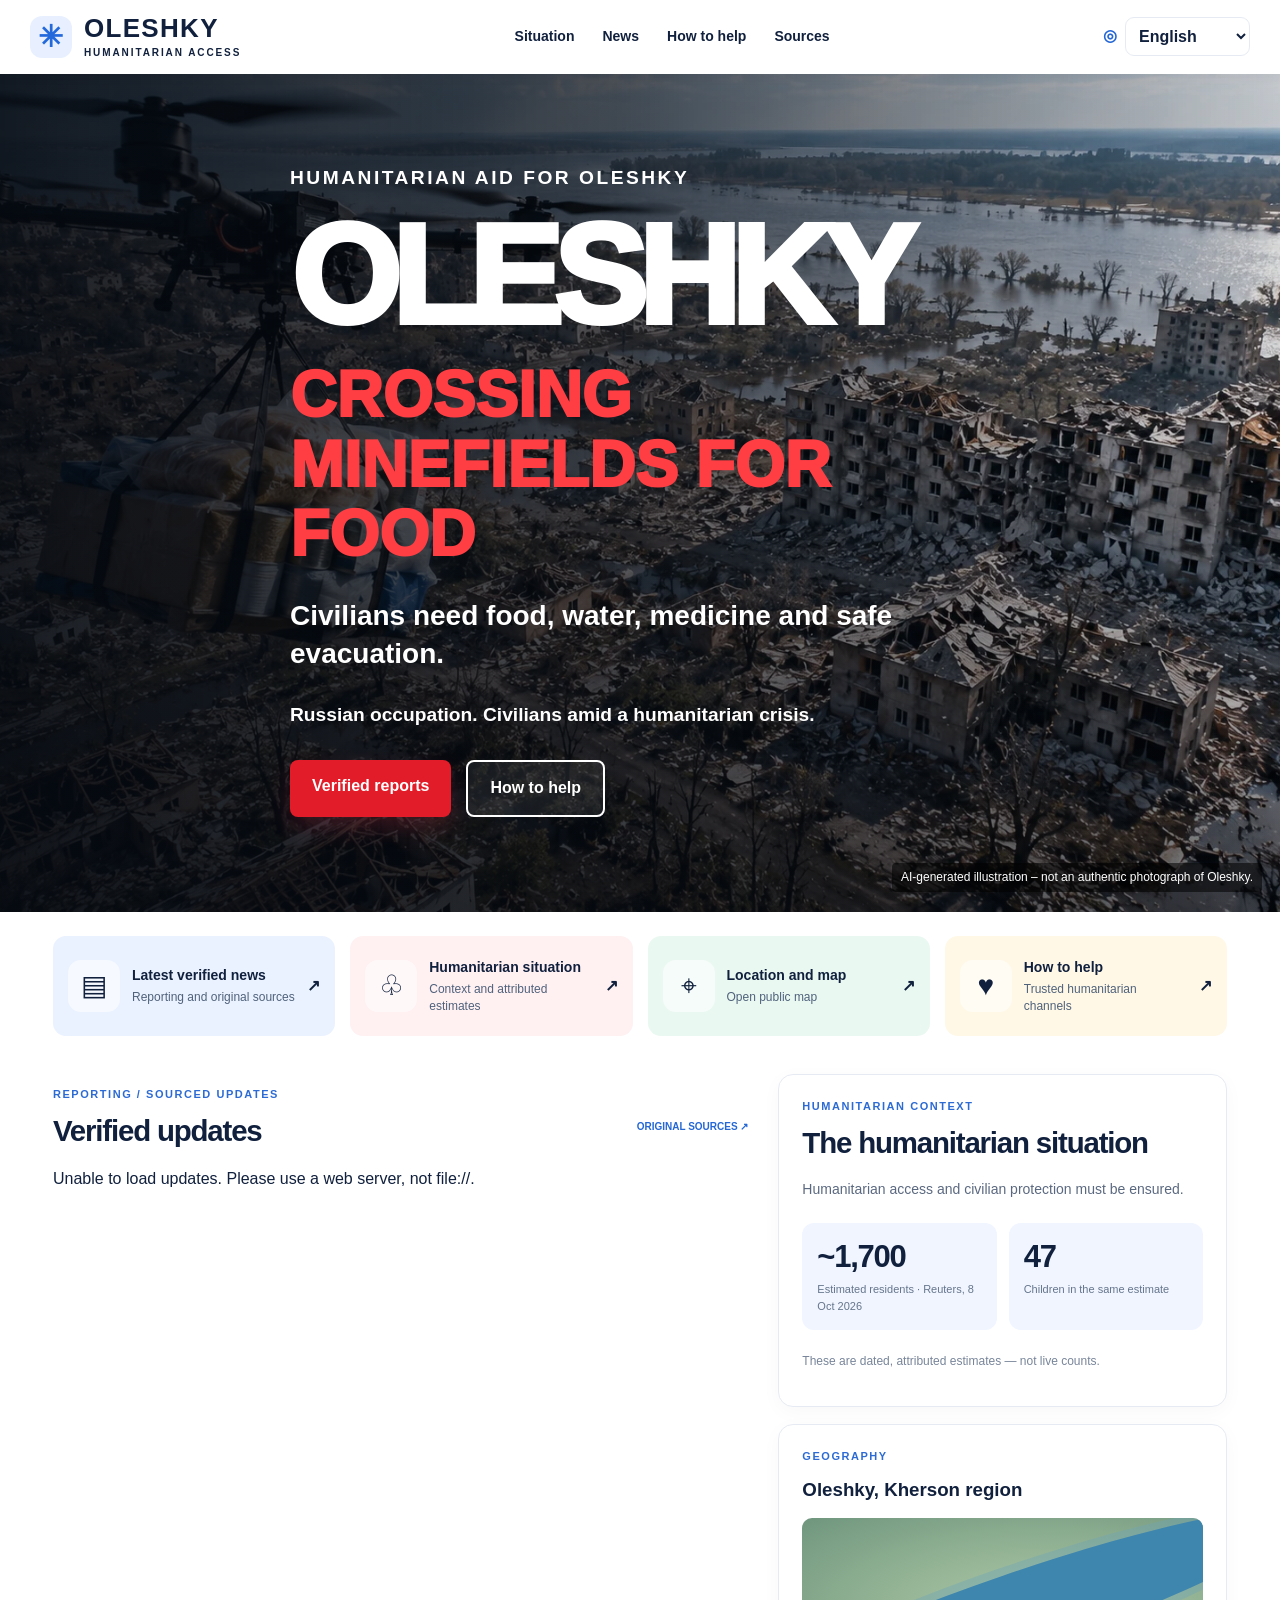
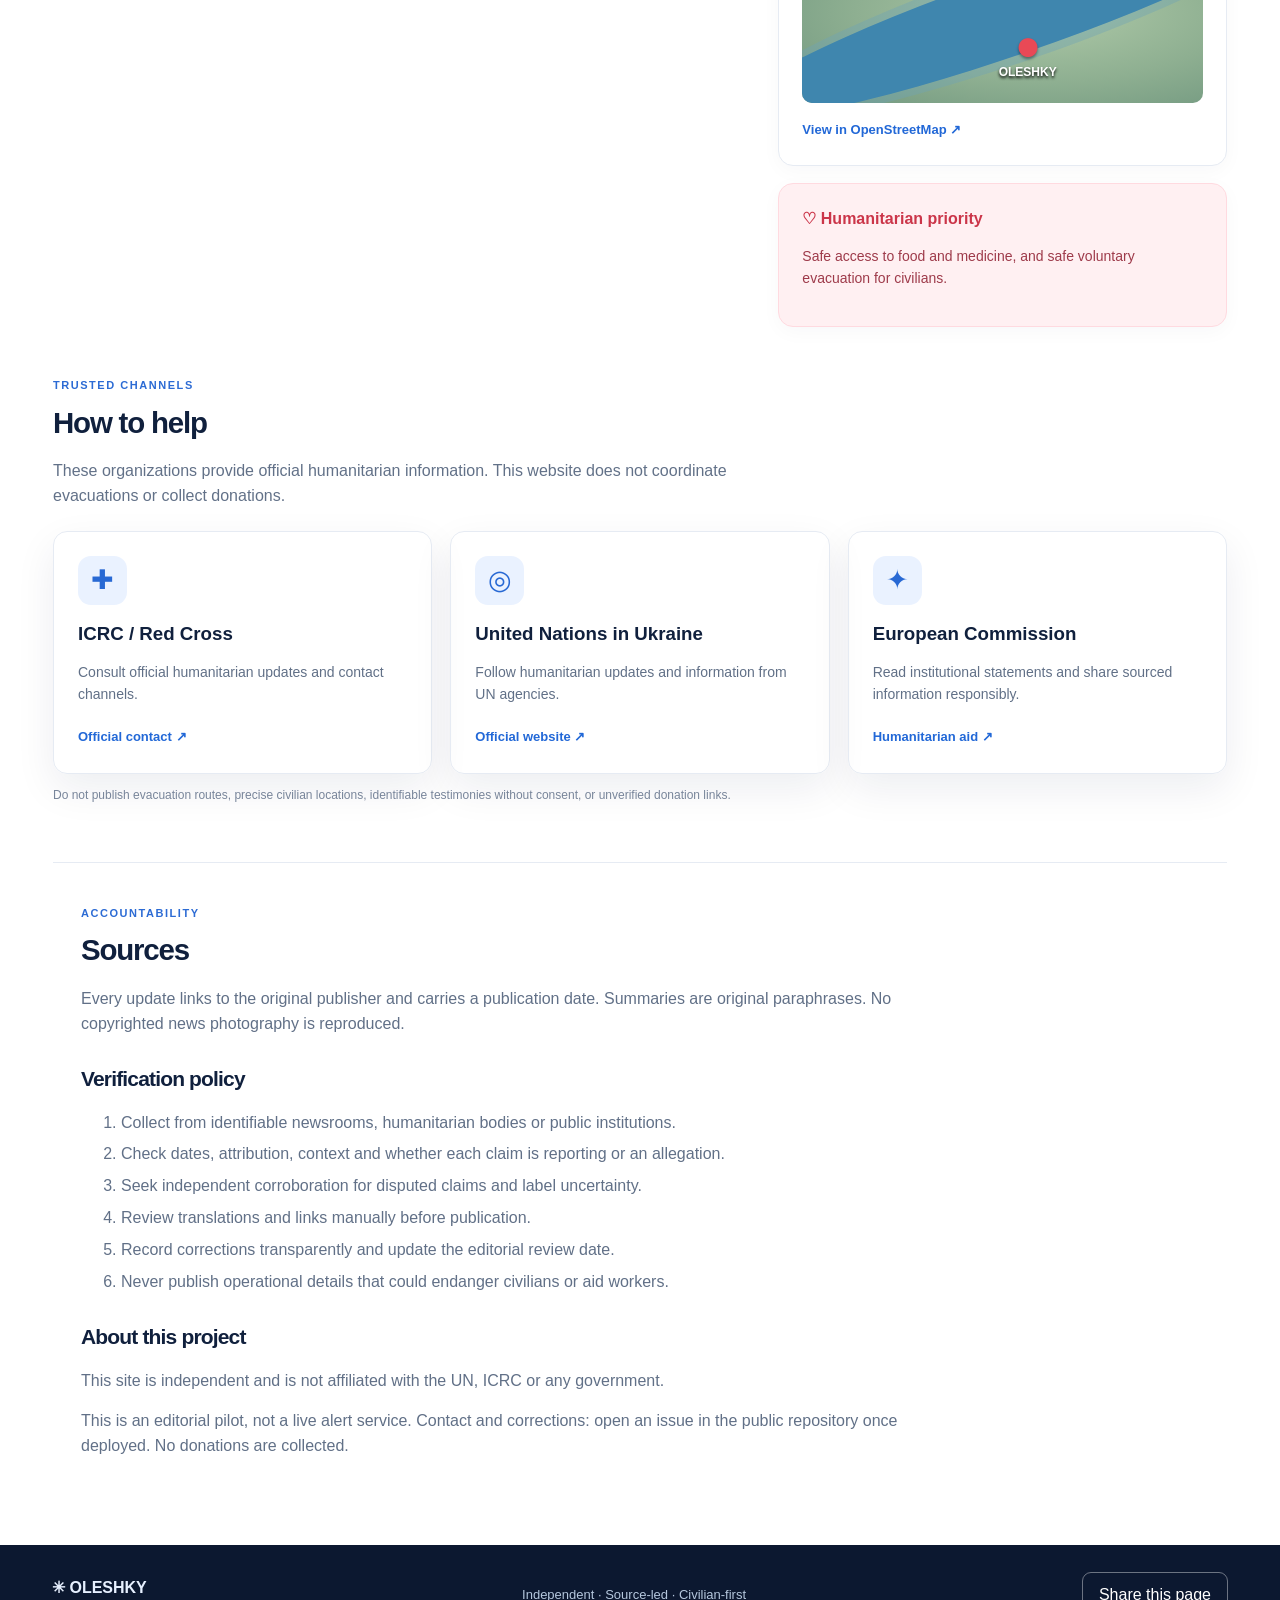
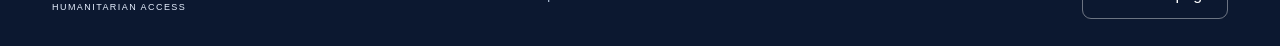
<file: index.html>
<!doctype html>
<html lang="en"><head><meta charset="utf-8"><meta name="viewport" content="width=device-width,initial-scale=1"><meta name="description" content="Independent, sourced information about humanitarian access for civilians in Oleshky, Ukraine."><meta name="theme-color" content="#0c1830"><title>Oleshky | Humanitarian Access</title><link rel="stylesheet" href="assets/style.css"></head>
<body><a class="skip" href="#main">Skip to content</a>
<header class="top"><div class="top-inner"><a class="brand" href="#home"><span class="brand-icon">✳</span><span>OLESHKY<small>HUMANITARIAN ACCESS</small></span></a><nav class="nav" aria-label="Main navigation"><a href="#situation" data-hero="navSituation">Situácia</a><a href="#updates" data-hero="navNews">Správy</a><a href="#help" data-hero="navHelp">Ako pomôcť</a><a href="#sources" data-hero="navSources">Zdroje</a></nav><label class="language"><span aria-hidden="true">◎</span><select id="lang" aria-label="Select language"><option value="en">English</option><option value="de">Deutsch</option><option value="pl">Polski</option><option value="it">Italiano</option><option value="sk">Slovenčina</option><option value="fr">Français</option><option value="es">Español</option><option value="cs">Čeština</option></select></label></div></header>
<main id="main"><section class="hero-live" id="home" aria-label="Oleshky humanitarian emergency"><img class="hero-photo" src="assets/hero-drone.webp" alt="AI-created illustration of a drone carrying food over a war-damaged city; not an authentic photograph of Oleshky" fetchpriority="high"><div class="hero-shade"></div><div class="hero-content"><p class="hero-eyebrow" data-hero="eyebrow">Humanitárna pomoc pre Olešky</p><h1>OLESHKY</h1><p class="hero-claim" data-hero="claim">Za jedlom cez mínové polia</p><p class="hero-line" data-hero="line">Civilisti potrebujú potraviny, vodu, lieky a bezpečnú evakuáciu.</p><p class="hero-occupation" data-hero="occupation">Ruská okupácia. Civilisti uprostred humanitárnej krízy.</p><div class="hero-buttons"><a href="#updates" class="primary" data-hero="news">Overené správy</a><a href="#help" class="secondary" data-hero="help">Ako pomôcť</a></div></div><p class="hero-disclosure" data-hero="disclosure">Ilustračný obrázok vytvorený AI – nezobrazuje skutočnú fotografiu Olešiek.</p></section>
<section class="quicklinks container"><a href="#updates" class="quick q-blue"><span class="quick-icon">▤</span><span><strong>Latest verified news</strong><small>Reporting and original sources</small></span><b>↗</b></a><a href="#situation" class="quick q-rose"><span class="quick-icon">♧</span><span><strong>Humanitarian situation</strong><small>Context and attributed estimates</small></span><b>↗</b></a><a href="https://www.openstreetmap.org/search?query=Oleshky%20Ukraine" target="_blank" rel="noopener noreferrer" class="quick q-green"><span class="quick-icon">⌖</span><span><strong>Location and map</strong><small>Open public map</small></span><b>↗</b></a><a href="#help" class="quick q-gold"><span class="quick-icon">♥</span><span><strong>How to help</strong><small>Trusted humanitarian channels</small></span><b>↗</b></a></section>
<section class="container content-grid"><div class="main-col"><section id="updates" class="section"><div class="section-head"><div><div class="section-tag">REPORTING / SOURCED UPDATES</div><h2 data-t="2"></h2></div><span class="source-label">ORIGINAL SOURCES ↗</span></div><div id="updates-list" class="news"></div></section></div><aside class="side-col"><section class="side-card" id="situation"><div class="section-tag">HUMANITARIAN CONTEXT</div><h2 data-t="14"></h2><p data-t="15"></p><div class="stats"><div><strong>~1,700</strong><span>Estimated residents · Reuters, 8 Oct 2026</span></div><div><strong>47</strong><span>Children in the same estimate</span></div></div><p class="note">These are dated, attributed estimates — not live counts.</p></section><section class="side-card map-card"><div class="section-tag">GEOGRAPHY</div><h3>Oleshky, Kherson region</h3><div class="map-illustration" aria-label="Stylized illustration, not a precise map"><div class="map-river"></div><span class="map-pin">●</span><span class="map-label">OLESHKY</span></div><a class="text-link" href="https://www.openstreetmap.org/search?query=Oleshky%20Ukraine" target="_blank" rel="noopener noreferrer">View in OpenStreetMap ↗</a></section><section class="side-card alert"><strong>♡ Humanitarian priority</strong><p>Safe access to food and medicine, and safe voluntary evacuation for civilians.</p></section></aside></section>
<section class="container section help-section" id="help"><div class="section-tag">TRUSTED CHANNELS</div><h2 data-t="4"></h2><p class="section-intro">These organizations provide official humanitarian information. This website does not coordinate evacuations or collect donations.</p><div class="cards"><article><div class="org-icon">✚</div><h3>ICRC / Red Cross</h3><p>Consult official humanitarian updates and contact channels.</p><a href="https://www.icrc.org/en/contact" target="_blank" rel="noopener noreferrer">Official contact ↗</a></article><article><div class="org-icon">◎</div><h3>United Nations in Ukraine</h3><p>Follow humanitarian updates and information from UN agencies.</p><a href="https://ukraine.un.org/en" target="_blank" rel="noopener noreferrer">Official website ↗</a></article><article><div class="org-icon">✦</div><h3>European Commission</h3><p>Read institutional statements and share sourced information responsibly.</p><a href="https://civil-protection-humanitarian-aid.ec.europa.eu/" target="_blank" rel="noopener noreferrer">Humanitarian aid ↗</a></article></div><p class="note">Do not publish evacuation routes, precise civilian locations, identifiable testimonies without consent, or unverified donation links.</p></section>
<section class="container section standards" id="sources"><div class="section-tag">ACCOUNTABILITY</div><h2 data-t="5"></h2><p>Every update links to the original publisher and carries a publication date. Summaries are original paraphrases. No copyrighted news photography is reproduced.</p><h2 data-t="6"></h2><ol class="policy"><li>Collect from identifiable newsrooms, humanitarian bodies or public institutions.</li><li>Check dates, attribution, context and whether each claim is reporting or an allegation.</li><li>Seek independent corroboration for disputed claims and label uncertainty.</li><li>Review translations and links manually before publication.</li><li>Record corrections transparently and update the editorial review date.</li><li>Never publish operational details that could endanger civilians or aid workers.</li></ol><h2 data-t="7"></h2><p data-t="11"></p><p>This is an editorial pilot, not a live alert service. Contact and corrections: open an issue in the public repository once deployed. No donations are collected.</p></section></main>
<footer><div class="footer-inner"><span><b>✳ OLESHKY</b><small>HUMANITARIAN ACCESS</small></span><span>Independent · Source-led · Civilian-first</span><button id="share" data-t="13"></button></div></footer><script src="assets/app.js" defer></script></body></html>
</file>
<file: assets/style.css>
:root{--navy:#10203d;--blue:#2467d5;--muted:#64738b;--border:#e6ebf3;--paper:#f8faff;--shadow:0 15px 40px rgba(16,32,61,.075)}*{box-sizing:border-box}html{scroll-behavior:smooth}body{margin:0;background:#fff;color:var(--navy);font:16px/1.55 Inter,ui-sans-serif,-apple-system,BlinkMacSystemFont,"Segoe UI",Arial,sans-serif}a{color:inherit;text-decoration:none}a:hover{text-decoration:underline}button,select{font:inherit}button{cursor:pointer}.skip{position:absolute;left:-9999px}.skip:focus{left:12px;top:12px;z-index:1000;background:white;padding:12px}.container{max-width:1230px;margin:auto;padding-left:28px;padding-right:28px}.top{position:sticky;top:0;background:#fff;z-index:20;box-shadow:0 1px 12px #10203d14}.top-inner{max-width:1300px;margin:auto;padding:15px 30px;display:flex;align-items:center;justify-content:space-between;gap:25px}.brand{display:flex;gap:12px;align-items:center;font-weight:900;font-size:26px;letter-spacing:.05em;line-height:1.05}.brand small{display:block;font-size:10px;letter-spacing:.19em;margin-top:6px}.brand-icon{width:42px;height:42px;display:grid;place-items:center;border-radius:12px;background:#e8f0ff;color:#2369dc;font-size:30px}.nav{display:flex;gap:28px;font-weight:650;font-size:14px}.nav a:hover{color:var(--blue)}.language{display:flex;gap:8px;align-items:center;color:#2467d5;font-weight:700}.language select{border:1px solid var(--border);border-radius:9px;padding:9px;background:#fff;color:var(--navy);max-width:125px}.hero{min-height:485px;position:relative;overflow:hidden;background:linear-gradient(110deg,#08172f 3%,#14365d 63%,#275c87 100%);color:#fff;display:flex;align-items:center;justify-content:space-between;padding:72px max(5vw,calc((100vw - 1175px)/2)) 65px;gap:35px}.hero-art{position:absolute;inset:0;pointer-events:none;overflow:hidden}.orb{position:absolute;border:1px solid #ffffff19;border-radius:50%;width:680px;height:680px;right:10%;top:-190px}.orb-two{width:950px;height:950px;right:-19%;top:-280px}.river{position:absolute;right:-5%;top:0;width:52%;height:140%;background:linear-gradient(120deg,transparent 15%,#73b9e31a 30%,#b5e7ff29 42%,#73b9e30b 57%,transparent 66%);transform:rotate(-18deg);filter:blur(7px)}.crosshair{position:absolute;right:21%;top:20%;font-size:230px;opacity:.06}.hero-content{max-width:760px;position:relative;z-index:1}.eyebrow{font-size:11px;font-weight:800;letter-spacing:.2em;color:#b9d9ff;display:flex;gap:9px;align-items:center}.eyebrow-dot,.review-dot{display:inline-block;width:8px;height:8px;border-radius:50%;background:#f8cf56}.hero h1{font-size:clamp(37px,5vw,70px);line-height:1.07;letter-spacing:-.055em;max-width:800px;margin:20px 0;font-weight:850}.lead{max-width:640px;font-size:19px;line-height:1.65;color:#e0eaf7}.actions{display:flex;gap:13px;flex-wrap:wrap;margin-top:27px}.actions a{padding:13px 21px;border-radius:10px;font-weight:750;font-size:14px}.primary{background:#f33d57;color:white;box-shadow:0 10px 22px #f33d5730}.secondary{border:1px solid #ffffff80;background:#ffffff13}.review{font-size:12px;color:#c4d3e6;margin-top:31px}.review-dot{background:#6fdfa5;margin-right:6px}.hero-aside{position:relative;z-index:1;width:250px;min-width:220px;display:grid;gap:12px}.glass{background:#07192c9c;border:1px solid #ffffff24;border-radius:13px;padding:17px 17px 17px 54px;position:relative;backdrop-filter:blur(8px)}.glass-icon{position:absolute;left:17px;top:13px;font-size:27px;color:#fbd569}.glass strong,.glass small{display:block}.glass strong{font-size:14px}.glass small{font-size:12px;color:#c8d7e9;margin-top:5px}.quicklinks{display:grid;grid-template-columns:repeat(4,1fr);gap:15px;margin-top:24px}.quick{display:flex;align-items:center;gap:12px;border-radius:13px;padding:18px 15px;min-height:100px}.quick:hover{text-decoration:none;transform:translateY(-2px)}.quick-icon{font-size:28px;width:52px;height:52px;flex-shrink:0;display:grid;place-items:center;background:#ffffff91;border-radius:13px}.quick strong,.quick small{display:block}.quick strong{font-size:14px;line-height:1.3}.quick small{font-size:12px;line-height:1.4;margin-top:5px;color:#50627b}.quick b{margin-left:auto}.q-blue{background:#eaf2ff}.q-rose{background:#fff0f2}.q-green{background:#eaf8f2}.q-gold{background:#fff8e7}.content-grid{display:grid;grid-template-columns:minmax(0,1.55fr) minmax(280px,1fr);gap:30px;margin-top:38px}.section{padding-top:12px;padding-bottom:28px}.section-tag{font-size:11px;color:#2c6bd4;font-weight:850;letter-spacing:.14em;margin-bottom:10px}.section h2,.side-card h2{font-size:clamp(23px,2.3vw,31px);letter-spacing:-.04em;line-height:1.2;margin:0 0 19px}.section-head{display:flex;align-items:center;justify-content:space-between;gap:15px}.source-label{font-size:10px;color:var(--blue);font-weight:850;white-space:nowrap}.news{display:grid;gap:12px}.news article{background:#fff;border:1px solid var(--border);border-radius:14px;padding:19px 22px;box-shadow:0 5px 16px #14234108;position:relative}.news time{font-size:12px;font-weight:700;color:#6d7c94}.news h3{font-size:19px;line-height:1.25;letter-spacing:-.02em;margin:8px 0}.news p{font-size:14px;color:#5b6980;margin:8px 0}.news a,.cards a,.text-link{font-weight:750;color:#2268d7;font-size:13px}.side-col{display:grid;align-content:start;gap:17px}.side-card{border:1px solid var(--border);border-radius:15px;padding:23px;background:white;box-shadow:0 5px 20px #14234108}.side-card p{font-size:14px;color:#5b6980}.stats{display:grid;grid-template-columns:1fr 1fr;gap:12px;margin:22px 0}.stats div{border-radius:12px;background:#f0f5ff;padding:15px}.stats strong{font-size:31px;line-height:1.2;display:block;letter-spacing:-.04em}.stats span{font-size:11px;color:#65758c;display:block;margin-top:6px}.note{font-size:12px!important;color:#78859a!important;line-height:1.6}.map-card h3{margin:0 0 14px}.map-illustration{height:185px;border-radius:10px;background:radial-gradient(ellipse at 60% 50%,#afcaa8,#8eaf91 55%,#6f967e);overflow:hidden;position:relative;margin-bottom:14px}.map-river{position:absolute;width:150%;height:80px;left:-22%;top:30%;background:#3f86ae;transform:rotate(-19deg);border-radius:50%;box-shadow:0 0 0 8px #6fa4b366}.map-pin{position:absolute;top:50%;left:53%;font-size:44px;color:#e94956;text-shadow:0 2px 3px #0006}.map-label{position:absolute;top:78%;left:49%;font-size:12px;color:#fff;font-weight:800;text-shadow:0 2px 3px #000}.alert{background:#fff0f2;border-color:#ffdae0}.alert strong{color:#cb3549}.alert p{color:#9e3a4a}.help-section{padding-top:50px;padding-bottom:45px}.section-intro{color:#627188;max-width:760px}.cards{display:grid;grid-template-columns:repeat(3,1fr);gap:18px;margin-top:23px}.cards article{border:1px solid var(--border);border-radius:14px;padding:24px;box-shadow:var(--shadow)}.cards h3{margin:14px 0 8px}.cards p{font-size:14px;color:#617087;min-height:48px}.org-icon{width:49px;height:49px;border-radius:13px;background:#eaf2ff;display:grid;place-items:center;font-size:27px;color:#2869d4}.standards{border-top:1px solid var(--border);max-width:1174px;padding-top:42px;padding-bottom:70px}.standards p,.policy{color:#617087;max-width:820px}.standards h2:not(:first-of-type){font-size:21px;margin-top:30px}.policy li{margin-bottom:7px}footer{background:#0c1830;color:#e7f0ff}.footer-inner{max-width:1230px;margin:auto;padding:27px;display:flex;align-items:center;justify-content:space-between;gap:20px}.footer-inner small{display:block;font-size:9px;letter-spacing:.16em}.footer-inner>span:nth-child(2){font-size:13px;color:#b5c7dd}footer button{border:1px solid #ffffff65;border-radius:9px;padding:10px 16px;background:transparent;color:white}a:focus-visible,button:focus-visible,select:focus-visible{outline:3px solid #f3c64f;outline-offset:3px}@media(max-width:1000px){.nav{gap:12px}.hero-aside{display:none}.quicklinks{grid-template-columns:repeat(2,1fr)}}@media(max-width:700px){.top-inner{padding:12px 16px;gap:10px}.brand{font-size:20px}.brand small{font-size:8px}.brand-icon{width:36px;height:36px}.nav{display:none}.language select{max-width:105px}.container{padding-left:18px;padding-right:18px}.hero{padding:62px 20px 48px;min-height:450px}.hero h1{font-size:clamp(35px,9vw,52px)}.lead{font-size:16px}.eyebrow{font-size:9px}.quicklinks{gap:10px;margin-top:15px}.quick{padding:14px 11px;min-height:92px;gap:8px}.quick-icon{width:35px;height:35px;font-size:22px}.quick strong{font-size:12px}.quick small{font-size:10px}.quick b{display:none}.content-grid{display:block;margin-top:24px}.side-col{margin-top:18px}.cards{grid-template-columns:1fr}.footer-inner{flex-wrap:wrap}.footer-inner>span:nth-child(2){display:none}}@media(prefers-reduced-motion:reduce){html{scroll-behavior:auto}*{transition:none!important}}

/* New hero: strong architectural silhouette. To use a licensed original photo,
   add assets/oleshky-hero.jpg and uncomment background-image below. */
.hero{isolation:isolate;background:linear-gradient(110deg,#081322 0%,#172d43 60%,#3c5363 100%);min-height:535px;padding-bottom:94px}
.hero-art{z-index:-1;background:linear-gradient(90deg,rgba(4,13,27,.91),rgba(5,17,32,.72) 48%,rgba(5,17,32,.33)),linear-gradient(180deg,#627b87 0%,#344c5c 55%,#192c3b 100%);background-size:cover;background-position:center}
/* After permission: .hero-art{background-image:linear-gradient(90deg,rgba(4,13,27,.93),rgba(5,17,32,.63) 55%,rgba(5,17,32,.20)),url('oleshky-hero.jpg')} */
.hero-architecture{position:absolute;bottom:0;right:0;width:82%;height:77%;display:flex;align-items:end;gap:1.2%;opacity:.55;filter:grayscale(1)}
.hero-architecture span{display:block;position:relative;flex:1;background:repeating-linear-gradient(0deg,#111e29 0 15px,#465a63 16px 19px,#152431 20px 36px);clip-path:polygon(0 12%,20% 8%,28% 13%,50% 4%,67% 14%,88% 5%,100% 13%,100% 100%,0 100%);box-shadow:0 0 30px #000}
.hero-architecture span:nth-child(2n){height:76%}.hero-architecture span:nth-child(2n+1){height:95%}.hero-architecture span:nth-child(3n){height:60%}.hero-architecture span:nth-child(4n){height:85%}
.hero-photo-credit{position:absolute;bottom:15px;left:max(5vw,calc((100vw - 1175px)/2));right:18px;color:#e0e8f0;font-size:11px;opacity:.92}.hero-photo-credit a{text-decoration:underline;text-underline-offset:3px}.hero-content{z-index:2}.hero-aside{z-index:2}
@media(max-width:700px){.hero{min-height:520px;padding-bottom:110px}.hero-photo-credit{left:20px;bottom:14px;font-size:10px}.hero-architecture{width:110%;opacity:.34}}

/* Full-width editorial illustration; explicit disclosure prevents misleading provenance. */
.hero-poster{position:relative;background:#10171d;overflow:hidden}.hero-poster>img{width:100%;height:auto;display:block}.illustration-disclosure{position:absolute;left:2%;bottom:2%;right:2%;max-width:670px;padding:12px 16px;border-radius:10px;background:rgba(4,13,25,.93);color:#fff;font-size:12px;line-height:1.4;box-shadow:0 4px 18px #0008}.illustration-disclosure strong{display:block;color:#ffe08b;font-size:13px}.illustration-disclosure span{display:block;margin-top:3px}.poster-actions{display:flex;gap:12px;align-items:center;flex-wrap:wrap;padding-top:18px;padding-bottom:18px}.poster-actions>a{display:inline-block;padding:11px 18px;border-radius:9px;font-weight:700}.poster-actions .poster-help{color:#152b45;border-color:#b6c5d7;background:#fff}.poster-actions p{font-size:12px;color:#53637b;flex-basis:100%;margin:0}@media(max-width:700px){.hero-poster>img{min-height:350px;object-fit:cover;object-position:35% center}.illustration-disclosure{font-size:10px;bottom:7px;left:7px;right:7px;padding:8px}.illustration-disclosure strong{font-size:11px}}

/* Accessible live-text hero */
.hero-live{position:relative;min-height:670px;overflow:hidden;background:#101923;color:#fff;display:flex;align-items:center}.hero-photo{position:absolute;inset:0;width:100%;height:100%;object-fit:cover;object-position:center}.hero-shade{position:absolute;inset:0;background:linear-gradient(90deg,rgba(5,10,17,.9),rgba(5,10,17,.67) 48%,rgba(5,10,17,.12)),linear-gradient(0deg,rgba(5,10,17,.5),transparent 45%)}.hero-content{position:relative;z-index:1;width:min(1200px,100%);margin:auto;padding:70px 30px 95px}.hero-eyebrow{font-weight:800;letter-spacing:.13em;text-transform:uppercase;font-size:clamp(14px,1.5vw,21px);color:#fff}.hero-content h1{font-size:clamp(65px,11vw,156px);font-weight:1000;line-height:.92;letter-spacing:-.065em;margin:16px 0 20px}.hero-claim{font-size:clamp(31px,5vw,72px);font-weight:950;line-height:1.08;max-width:1000px;color:#ff3e44;text-transform:uppercase;margin:0 0 22px}.hero-line{font-size:clamp(18px,2.2vw,28px);font-weight:700;max-width:750px;line-height:1.35}.hero-occupation{font-size:clamp(15px,1.5vw,20px);font-weight:650;max-width:720px}.hero-buttons{display:flex;gap:15px;flex-wrap:wrap;margin-top:30px}.hero-buttons a{padding:14px 22px;border-radius:8px;font-weight:800}.hero-buttons .primary{background:#e21c28;color:white}.hero-buttons .secondary{border:2px solid white;color:white}.hero-disclosure{position:absolute;z-index:2;bottom:8px;right:18px;left:18px;text-align:right;font-size:12px;color:#fff;background:rgba(0,0,0,.55);width:fit-content;max-width:calc(100% - 36px);margin-left:auto;padding:5px 9px;border-radius:4px}@media(max-width:650px){.hero-live{min-height:670px}.hero-content{padding:70px 20px 105px}.hero-shade{background:linear-gradient(90deg,rgba(5,10,17,.9),rgba(5,10,17,.58)),linear-gradient(0deg,rgba(5,10,17,.45),transparent)}.hero-disclosure{text-align:left;font-size:11px}}
</file>
